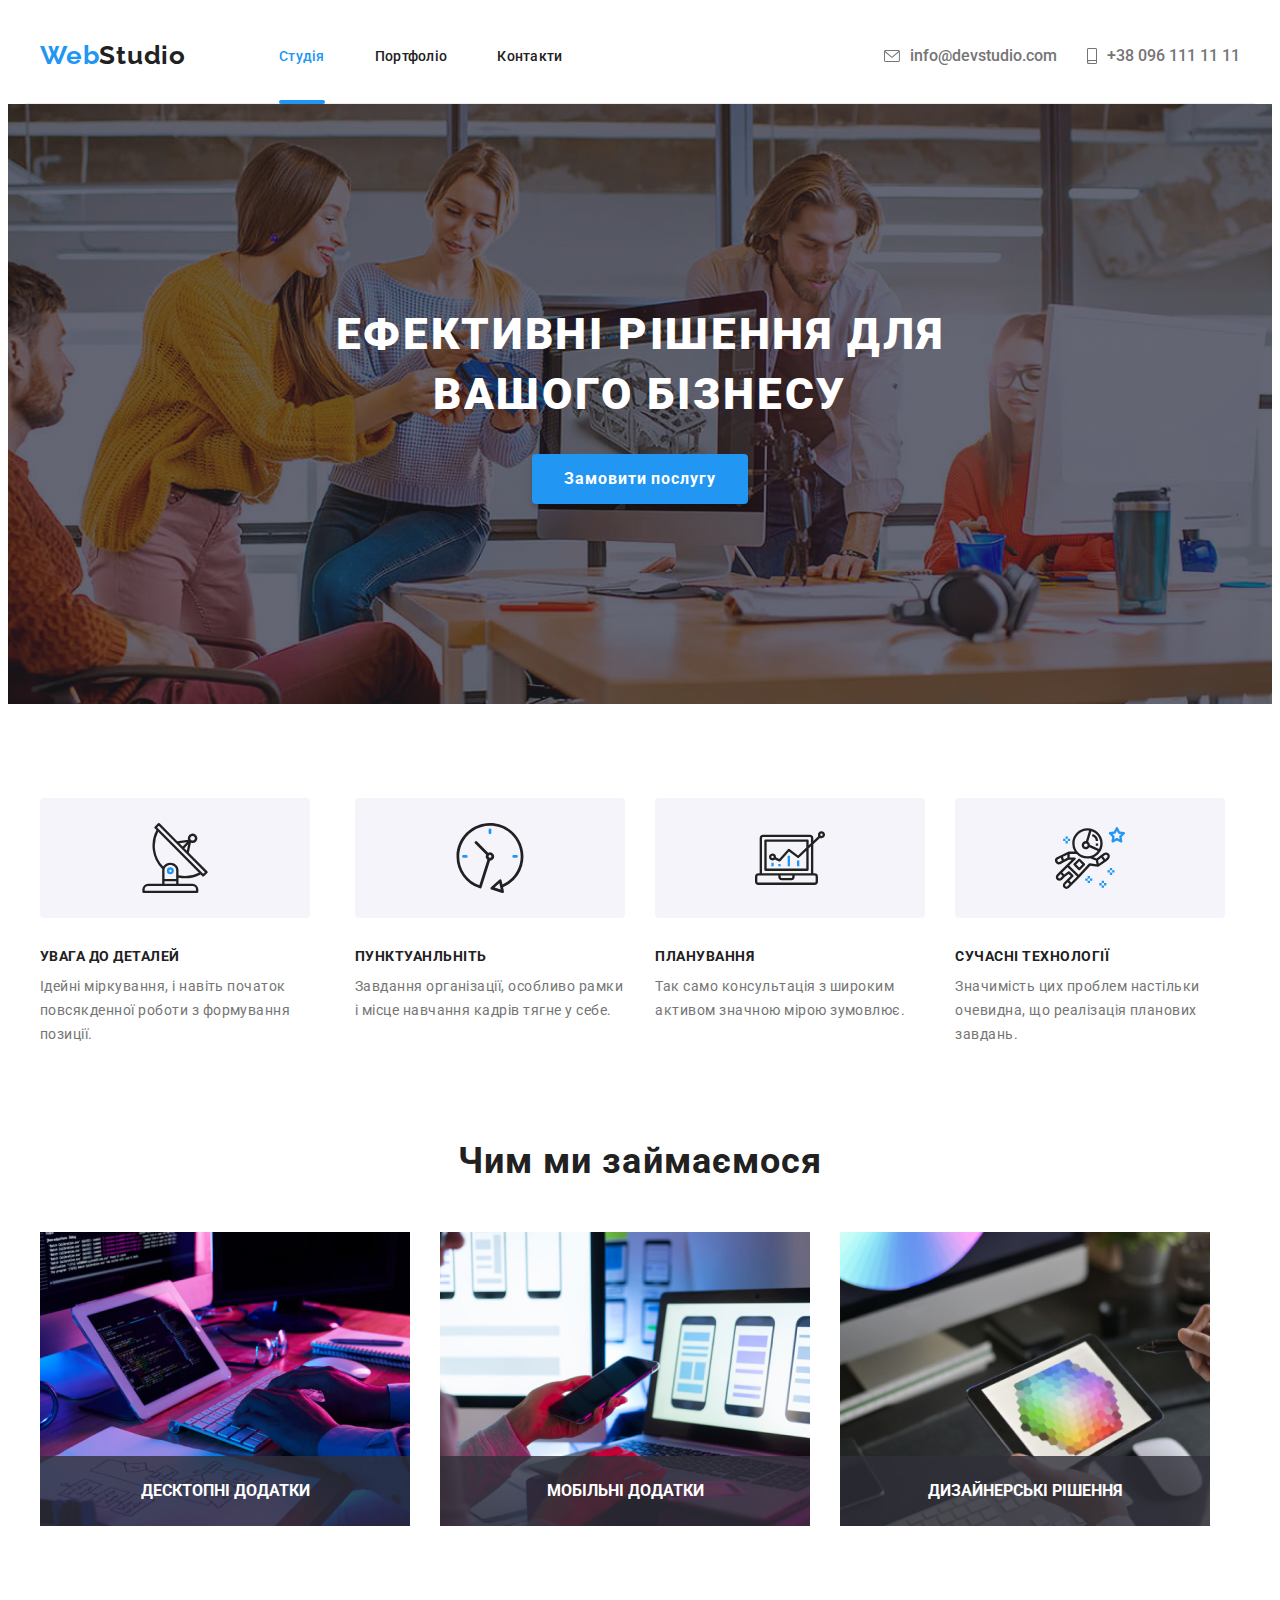
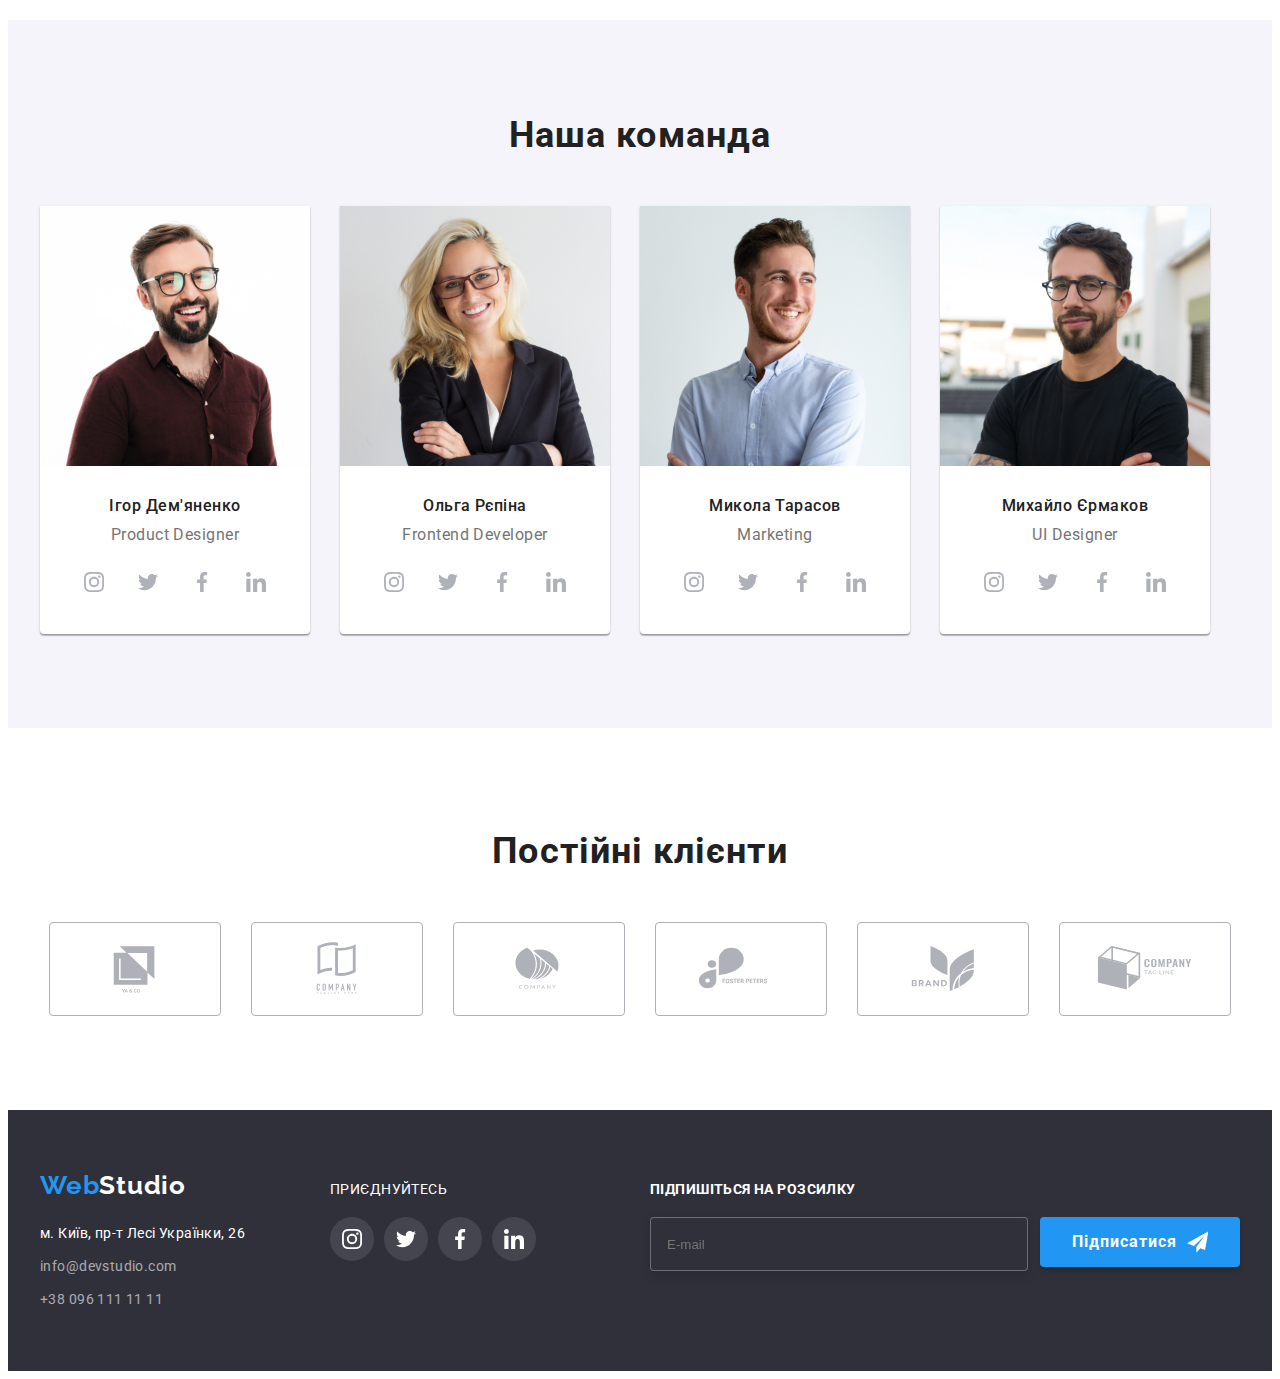
<file: index.html>
<!DOCTYPE html>
<html lang="uk">
  <head>
    <meta charset="UTF-8" />
    <meta http-equiv="X-UA-Compatible" content="IE=edge" />
    <meta name="viewport" content="width=device-width, initial-scale=1.0" />
    <title>Студія</title>
    <!-- Fonts -->
    <link rel="preconnect" href="https://fonts.googleapis.com" />
    <link rel="preconnect" href="https://fonts.gstatic.com" crossorigin />
    <link
      href="https://fonts.googleapis.com/css2?family=Raleway:wght@700&family=Roboto:wght@400;500;700;900&display=swap"
      rel="stylesheet"
    />
    <!-- Styles -->
    <!-- Нормалізація -->
    <link
      rel="stylesheet"
      href="https://cdnjs.cloudflare.com/ajax/libs/modern-normalize/1.1.0/modern-normalize.min.css"
      integrity="sha512-wpPYUAdjBVSE4KJnH1VR1HeZfpl1ub8YT/NKx4PuQ5NmX2tKuGu6U/JRp5y+Y8XG2tV+wKQpNHVUX03MfMFn9Q=="
      crossorigin="anonymous"
      referrerpolicy="no-referrer"
    />
    <!-- Мої стилі  -->
    <link rel="stylesheet" href="./css/main.min.css" />
  </head>
  <body class="page">
    <header class="header">
      <div class="header__container container">
        <a class="logo__link--header logo__link link" href="./index.html" lang="en">
          <span class="logo__link--header-web">Web</span>Studio</a
        >
        <nav class="nav">
          <ul class="nav__list list">
            <li class="nav__item">
              <a class="nav__link--active link" href="./index.html">Студія</a>
            </li>
            <li class="nav__item">
              <a class="nav__link link" href="./portfolio.html">Портфоліо</a>
            </li>
            <li class="nav__item">
              <a class="nav__link link" href="#">Контакти</a>
            </li>
          </ul>
        </nav>
        <div class="header__countacts">
          <ul class="header__list list">
            <li class="header__item">
              <div class="header__container-conts">
                <a
                  class="header__conts link"
                  href="mailto:info@devstudio.com"
                  rel="noopener noreferrer"
                  target="_blank"
                >
                  <svg class="header__icon" width="16" height="12">
                    <use href="./icons/icons.svg#envelope"></use>
                  </svg>
                  info@devstudio.com
                </a></div
              >
            </li>
            <li class="header__item">
              <div class="header__container-conts">
                <a
                  class="header__conts link"
                  href="tel:+380961111111"
                  rel="noopener noreferrer"
                  target="_blank"
                >
                  <svg class="header__icon" width="10" height="16">
                    <use href="./icons/icons.svg#smartphone"></use>
                  </svg>
                  +38 096 111 11 11
                </a>
              </div>
            </li>
          </ul>
        </div>
      </div>
    </header>
    <main>
      <!--Hero-->
      <section class="hero">
        <h1 class="hero__title">Ефективні рішення для вашого бізнесу</h1>
        <button class="hero__btn btn" type="button" data-modal-open>Замовити послугу</button>
        <div class="backdrop backdrop--hidden" data-modal>
          <div class="modal">
            <strong class="modal__title">Залиште свої дані, ми вам передзвонимо</strong>
            <form class="modal__form">
              <div class="inputs" role="group">
                <label class="modal__label">
                  <span class="modal__form--name">Ім'я</span>
                  <input name="user-name" class="modal__input" type="text" placeholder="" />
                  <svg class="modal__icon" width="18" height="18">
                    <use href="./icons/icons.svg#person"></use>
                  </svg>
                </label>
                <label class="modal__label">
                  <span class="modal__label--name">Телефон</span>
                  <input name="user-tel" class="modal__input" type="tel" />
                  <svg class="modal__icon" width="18" height="18">
                    <use href="./icons/icons.svg#phone"></use>
                  </svg>
                </label>
                <label class="modal__label">
                  <span class="modal__label--name">Пошта</span>
                  <input name="user-email" class="modal__input" type="email" />
                  <svg class="modal__icon" width="18" height="18">
                    <use href="./icons/icons.svg#email"></use>
                  </svg>
                </label>
                <label class="modal__label">
                  <span class="modal__label--name">Коментар</span>
                  <textarea
                    class="modal__comment"
                    name="comment"
                    rows="10"
                    placeholder="Введіть текст"
                  ></textarea>
                </label>
              </div>
              <label class="modal__checkbox">
                <input class="modal__checkbox--input" type="checkbox" name="checkbox" />
                <svg class="modal__checkbox--icon" width="16" height="16">
                  <use
                    class="modal__form--icon-uncheck"
                    href="./icons/icons.svg#icon-uncheck"
                  ></use>
                  <use class="modal__form--icon-check" href="./icons/icons.svg#icon-check"></use>
                </svg>

                <span class="modal__checkbox-text">
                  Погоджуюся з розсилкою та приймаю <a href="" class="span-link">Умови договору</a>
                </span>
              </label>

              <button class="form__send-btn btn" type="submit">Відправити </button>
            </form>
            <button class="close__btn" data-modal-close>
              <svg class="close__icon" width="18" height="18">
                <use href="./icons/icons.svg#close"></use>
              </svg>
            </button>
          </div>
        </div>
      </section>
      <!-- Specials -->
      <section class="features section">
        <div class="features__container container">
          <h2 class="features__title visually-hidden">Особливості</h2>
          <ul class="features__list">
            <li class="features__item">
              <div class="features__svg">
                <svg class="features__icon" width="70" height="70">
                  <use href="./icons/icons.svg#antenna"></use></svg
              ></div>
              <h3 class="features__subtitle">Увага до деталей</h3>
              <p class="features__text"
                >Ідейні міркування, і навіть початок повсякденної роботи з формування позиції.</p
              >
            </li>
            <li class="features__item">
              <div class="features__svg">
                <svg class="features__icon" width="70" height="70">
                  <use href="./icons/icons.svg#clock"></use></svg
              ></div>
              <h3 class="features__subtitle">Пунктуанльніть</h3>
              <p class="features__text"
                >Завдання організації, особливо рамки і місце навчання кадрів тягне у себе.</p
              >
            </li>
            <li class="features__item">
              <div class="features__svg">
                <svg class="features__icon" width="70" height="70">
                  <use href="./icons/icons.svg#diagram"></use></svg
              ></div>
              <h3 class="features__subtitle">Планування</h3>
              <p class="features__text"
                >Так само консультація з широким активом значною мірою зумовлює.</p
              >
            </li>
            <li class="features__item">
              <div class="features__svg">
                <svg class="features__icon" width="70" height="70">
                  <use href="./icons/icons.svg#astronaut"></use></svg
              ></div>
              <h3 class="features__subtitle">Сучасні технології</h3>
              <p class="features__text"
                >Значимість цих проблем настільки очевидна, що реалізація планових завдань.</p
              >
            </li>
          </ul>
        </div>
      </section>
      <!-- Чим займаємось -->
      <section class="work section">
        <div class="work__container container">
          <h2 class="work__title">Чим ми займаємося</h2>
          <ul class="work__list">
            <li>
              <div class="work__card--container">
                <img
                  class="work__img"
                  src="./images/fobs/img.png"
                  alt="Працівник набирає текст на клавіатурі"
                  height="294"
                  width="370"
                />
                <p class="work__card--text">Десктопні додатки</p>
              </div>
            </li>
            <li>
              <div class="work__card--container">
                <img
                  class="work__img"
                  src="./images/fobs/img-1.png"
                  alt="Працівник звіряє інформацію з телефону та ноутбуку "
                  height="294"
                  width="370"
                /><p class="work__card--text">Мобільні додатки</p></div
              >
            </li>
            <li>
              <div class="work__card--container">
                <img
                  class="work__img"
                  src="./images/fobs/img-2.png"
                  alt="Працівник вибирає колір на палітрі кольорів"
                  height="294"
                  width="370"
                /><p class="work__card--text">Дизайнерські рішення</p></div
              >
            </li>
          </ul>
        </div>
      </section>
      <!-- Команда -->
      <section class="team section">
        <div class="team__container container">
          <h2 class="team__title">Наша команда</h2>
          <ul class="team__list">
            <li class="team__item">
              <img
                class="team__img"
                src="./images/team/ihor.jpg"
                alt="Працівник компанії - Ігор, веселий чоловік з бородою в окулярах"
                height="260"
                width="270"
              />
              <div class="team__descp">
                <h3 class="team__subtitle">Ігор Дем'яненко</h3>
                <p class="team__text">Product Designer</p>
                <ul class="team__socials">
                  <li>
                    <a
                      href="#"
                      rel="noopener noreferrer"
                      target="_blank"
                      class="sotials__link link"
                    >
                      <svg class="team__icon" width="20" height="20">
                        <use href="./icons/icons.svg#instagram"></use>
                      </svg>
                    </a>
                  </li>

                  <li
                    ><a
                      href="#"
                      rel="noopener noreferrer"
                      target="_blank"
                      aria-label="twitter"
                      class="sotials__link link"
                    >
                      <svg class="team__icon" width="20" height="20">
                        <use href="./icons/icons.svg#twitter"></use></svg
                    ></a>
                  </li>
                  <li
                    ><a
                      href="#"
                      rel="noopener noreferrer"
                      target="_blank"
                      aria-label="facebook"
                      class="sotials__link link"
                    >
                      <svg class="team__icon" width="20" height="20">
                        <use href="./icons/icons.svg#facebook"></use></svg
                    ></a>
                  </li>
                  <li
                    ><a
                      href="#"
                      rel="noopener noreferrer"
                      target="_blank"
                      aria-label="linkedin"
                      class="sotials__link link"
                    >
                      <svg class="team__icon" width="20" height="20">
                        <use href="./icons/icons.svg#linkedin"></use></svg
                    ></a>
                  </li>
                </ul>
              </div>
            </li>
            <li class="team__item">
              <img
                class="team__img"
                src="./images/team/olha.jpg"
                alt="Працівниця компанії Ольга, усміхнена блондинка у очулярах , одягнена у піджак "
                height="260"
                width="270"
              />
              <div class="team__descp">
                <h3 class="team__subtitle">Ольга Рєпіна</h3>
                <p class="team__text">Frontend Developer</p>
                <ul class="team__socials">
                  <li>
                    <a
                      href="#"
                      rel="noopener noreferrer"
                      target="_blank"
                      class="sotials__link link"
                    >
                      <svg class="team__icon" width="20" height="20">
                        <use href="./icons/icons.svg#instagram"></use>
                      </svg>
                    </a>
                  </li>

                  <li
                    ><a
                      href="#"
                      rel="noopener noreferrer"
                      target="_blank"
                      aria-label="twitter"
                      class="sotials__link link"
                    >
                      <svg class="team__icon" width="20" height="20">
                        <use href="./icons/icons.svg#twitter"></use></svg
                    ></a>
                  </li>
                  <li
                    ><a
                      href="#"
                      rel="noopener noreferrer"
                      target="_blank"
                      aria-label="facebook"
                      class="sotials__link link"
                    >
                      <svg class="team__icon" width="20" height="20">
                        <use href="./icons/icons.svg#facebook"></use></svg
                    ></a>
                  </li>
                  <li
                    ><a
                      href="#"
                      rel="noopener noreferrer"
                      target="_blank"
                      aria-label="linkedin"
                      class="sotials__link link"
                    >
                      <svg class="team__icon" width="20" height="20">
                        <use href="./icons/icons.svg#linkedin"></use></svg
                    ></a>
                  </li>
                </ul>
              </div>
            </li>
            <li class="team__item">
              <img
                class="team__img"
                src="./images/team/mukola.jpg"
                alt="Працівник компанії - Микола, молодий доброзичливий чоловік у синій сорочці"
                height="260"
                width="270"
              />
              <div class="team__descp">
                <h3 class="team__subtitle">Микола Тарасов</h3>
                <p class="team__text">Marketing</p>
                <ul class="team__socials">
                  <li>
                    <a
                      href="#"
                      rel="noopener noreferrer"
                      target="_blank"
                      class="sotials__link link"
                    >
                      <svg class="team__icon" width="20" height="20">
                        <use href="./icons/icons.svg#instagram"></use>
                      </svg>
                    </a>
                  </li>

                  <li
                    ><a
                      href="#"
                      rel="noopener noreferrer"
                      target="_blank"
                      aria-label="twitter"
                      class="sotials__link link"
                    >
                      <svg class="team__icon" width="20" height="20">
                        <use href="./icons/icons.svg#twitter"></use></svg
                    ></a>
                  </li>
                  <li
                    ><a
                      href="#"
                      rel="noopener noreferrer"
                      target="_blank"
                      aria-label="facebook"
                      class="sotials__link link"
                    >
                      <svg class="team__icon" width="20" height="20">
                        <use href="./icons/icons.svg#facebook"></use></svg
                    ></a>
                  </li>
                  <li
                    ><a
                      href="#"
                      rel="noopener noreferrer"
                      target="_blank"
                      aria-label="linkedin"
                      class="sotials__link link"
                    >
                      <svg class="team__icon" width="20" height="20">
                        <use href="./icons/icons.svg#linkedin"></use></svg
                    ></a>
                  </li>
                </ul>
              </div>
            </li>
            <li class="team__item">
              <img
                class="img"
                src="./images/team/mukhailo.jpg"
                alt="Працівник компанії - Михайло , одягнутий в чорну футболку на окуляри "
                height="260"
                width="270"
              />
              <div class="team__descp">
                <h3 class="team__subtitle">Михайло Єрмаков</h3>
                <p class="team__text">UI Designer</p>
                <ul class="team__socials">
                  <li>
                    <a
                      href="#"
                      rel="noopener noreferrer"
                      target="_blank"
                      class="sotials__link link"
                    >
                      <svg class="team__icon" width="20" height="20">
                        <use href="./icons/icons.svg#instagram"></use>
                      </svg>
                    </a>
                  </li>

                  <li
                    ><a
                      href="#"
                      rel="noopener noreferrer"
                      target="_blank"
                      aria-label="twitter"
                      class="sotials__link link"
                    >
                      <svg class="team__icon" width="20" height="20">
                        <use href="./icons/icons.svg#twitter"></use></svg
                    ></a>
                  </li>
                  <li
                    ><a
                      href="#"
                      rel="noopener noreferrer"
                      target="_blank"
                      aria-label="facebook"
                      class="sotials__link link"
                    >
                      <svg class="team__icon" width="20" height="20">
                        <use href="./icons/icons.svg#facebook"></use></svg
                    ></a>
                  </li>
                  <li
                    ><a
                      href="#"
                      rel="noopener noreferrer"
                      target="_blank"
                      aria-label="linkedin"
                      class="sotials__link link"
                    >
                      <svg class="team__icon" width="20" height="20">
                        <use href="./icons/icons.svg#linkedin"></use></svg
                    ></a>
                  </li>
                </ul>
              </div>
            </li>
          </ul>
        </div>
      </section>
      <section class="clients section">
        <h2 class="clietns__title">Постійні клієнти</h2>
        <ul class="clients__list">
          <li class="clients__item">
            <div class="cliens__container">
              <a href="#" class="clients__link" rel="noopener noreferrer" target="_blank">
                <svg class="clients__icon" width="106" height="60">
                  <use href="./icons/icons.svg#logo"></use>
                </svg> </a
            ></div>
          </li>
          <li class="clients__item">
            <div class="cliens__container">
              <a href="#" class="clients__link" rel="noopener noreferrer" target="_blank">
                <svg class="clients-icon" width="106" height="60">
                  <use href="./icons/icons.svg#logo-1"></use>
                </svg> </a></div
          ></li>
          <li class="clients__item">
            <div class="cliens__container">
              <a href="#" class="clients__link" rel="noopener noreferrer" target="_blank">
                <svg class="clients__icon" width="106" height="60">
                  <use href="./icons/icons.svg#logo-2"></use>
                </svg> </a></div
          ></li>
          <li class="clients__item">
            <div class="cliens__container">
              <a href="#" class="clients__link" rel="noopener noreferrer" target="_blank">
                <svg class="clients__icon" width="106" height="60">
                  <use href="./icons/icons.svg#logo-3"></use>
                </svg> </a></div
          ></li>
          <li class="clients__item">
            <div class="cliens__container">
              <a href="#" class="clients__link" rel="noopener noreferrer" target="_blank">
                <svg class="clients__icon" width="106" height="60">
                  <use href="./icons/icons.svg#logo-4"></use>
                </svg> </a></div
          ></li>
          <li class="clients__item">
            <div class="cliens__container">
              <a href="#" class="clients__link" rel="noopener noreferrer" target="_blank">
                <svg class="clients__icon" width="106" height="60">
                  <use href="./icons/icons.svg#logo-5"></use>
                </svg> </a></div
          ></li>
        </ul>
      </section>
    </main>
    <footer class="footer">
      <div class="footer__container container">
        <div class="footer__first">
          <a class="logo__link--footer logo__link link" href="./index.html" lang="en">
            <span class="logo__link--footer-web">Web</span>Studio</a
          >
          <address class="footer__adress">
            <ul class="footer__adress--list">
              <li class="footer__adress--item">
                <a
                  class="footer__adress--map"
                  href="https://goo.gl/maps/cLGHzwwjrCpjriFd6"
                  rel="noopener noreferrer"
                  target="_blank"
                >
                  м. Київ, пр-т Лесі Українки, 26
                </a>
              </li>
              <li class="footer__adress--item">
                <a
                  class="footer__adress--link"
                  href="mailto:info@devstudio.com"
                  rel="noopener noreferrer"
                  target="_blank"
                  >info@devstudio.com</a
                >
              </li>
              <li class="footer__adress--item">
                <a
                  class="footer__adress--link"
                  href="tel:+380961111111"
                  rel="noopener noreferrer"
                  target="_blank"
                  >+38 096 111 11 11</a
                >
              </li>
            </ul>
          </address>
        </div>
        <div class="footer__sec">
          <p class="footer__sec--text">приєднуйтесь</p>
          <ul class="footer__sec--sotials">
            <li>
              <a href="#" rel="noopener noreferrer" target="_blank" class="footer__sec--link link">
                <svg class="footer__sec--icon" width="20" height="20">
                  <use href="./icons/icons.svg#instagram"></use>
                </svg>
              </a>
            </li>
            <li>
              <a
                href="#"
                rel="noopener noreferrer"
                target="_blank"
                aria-label="twitter"
                class="footer__sec--link sotials__link link"
              >
                <svg class="sf-icon" width="20" height="20">
                  <use href="./icons/icons.svg#twitter"></use>
                </svg>
              </a>
            </li>
            <li>
              <a
                href="#"
                rel="noopener noreferrer"
                target="_blank"
                aria-label="facebook"
                class="footer__sec--link sotials__link link"
              >
                <svg class="sf-icon" width="20" height="20">
                  <use href="./icons/icons.svg#facebook"></use>
                </svg>
              </a>
            </li>
            <li>
              <a
                href="#"
                rel="noopener noreferrer"
                target="_blank"
                aria-label="linkedin"
                class="footer__sec--link sotials__link link"
              >
                <svg class="footer__sf-icon" width="20" height="20">
                  <use href="./icons/icons.svg#linkedin"></use>
                </svg>
              </a>
            </li>
          </ul>
        </div>
        <div class="footer__third">
          <form class="footer__mail">
            <label class="footer__label">
              <strong class="footer__text">Підпишіться на розсилку</strong>
              <div class="footer__label-container">
                <input
                  class="footer__mail--input"
                  type="email"
                  name="user-email"
                  placeholder="E-mail"
                />
                <button class="footer__btn btn" type="submit">
                  Підписатися
                  <svg class="footer__mail--icon" width="24" height="24">
                    <use href="./icons/icons.svg#icon-send"></use>
                  </svg>
                </button>
              </div>
            </label>
          </form>
        </div>
      </div>
    </footer>

    <script src="./modal.js"></script>
  </body>
</html>
</file>
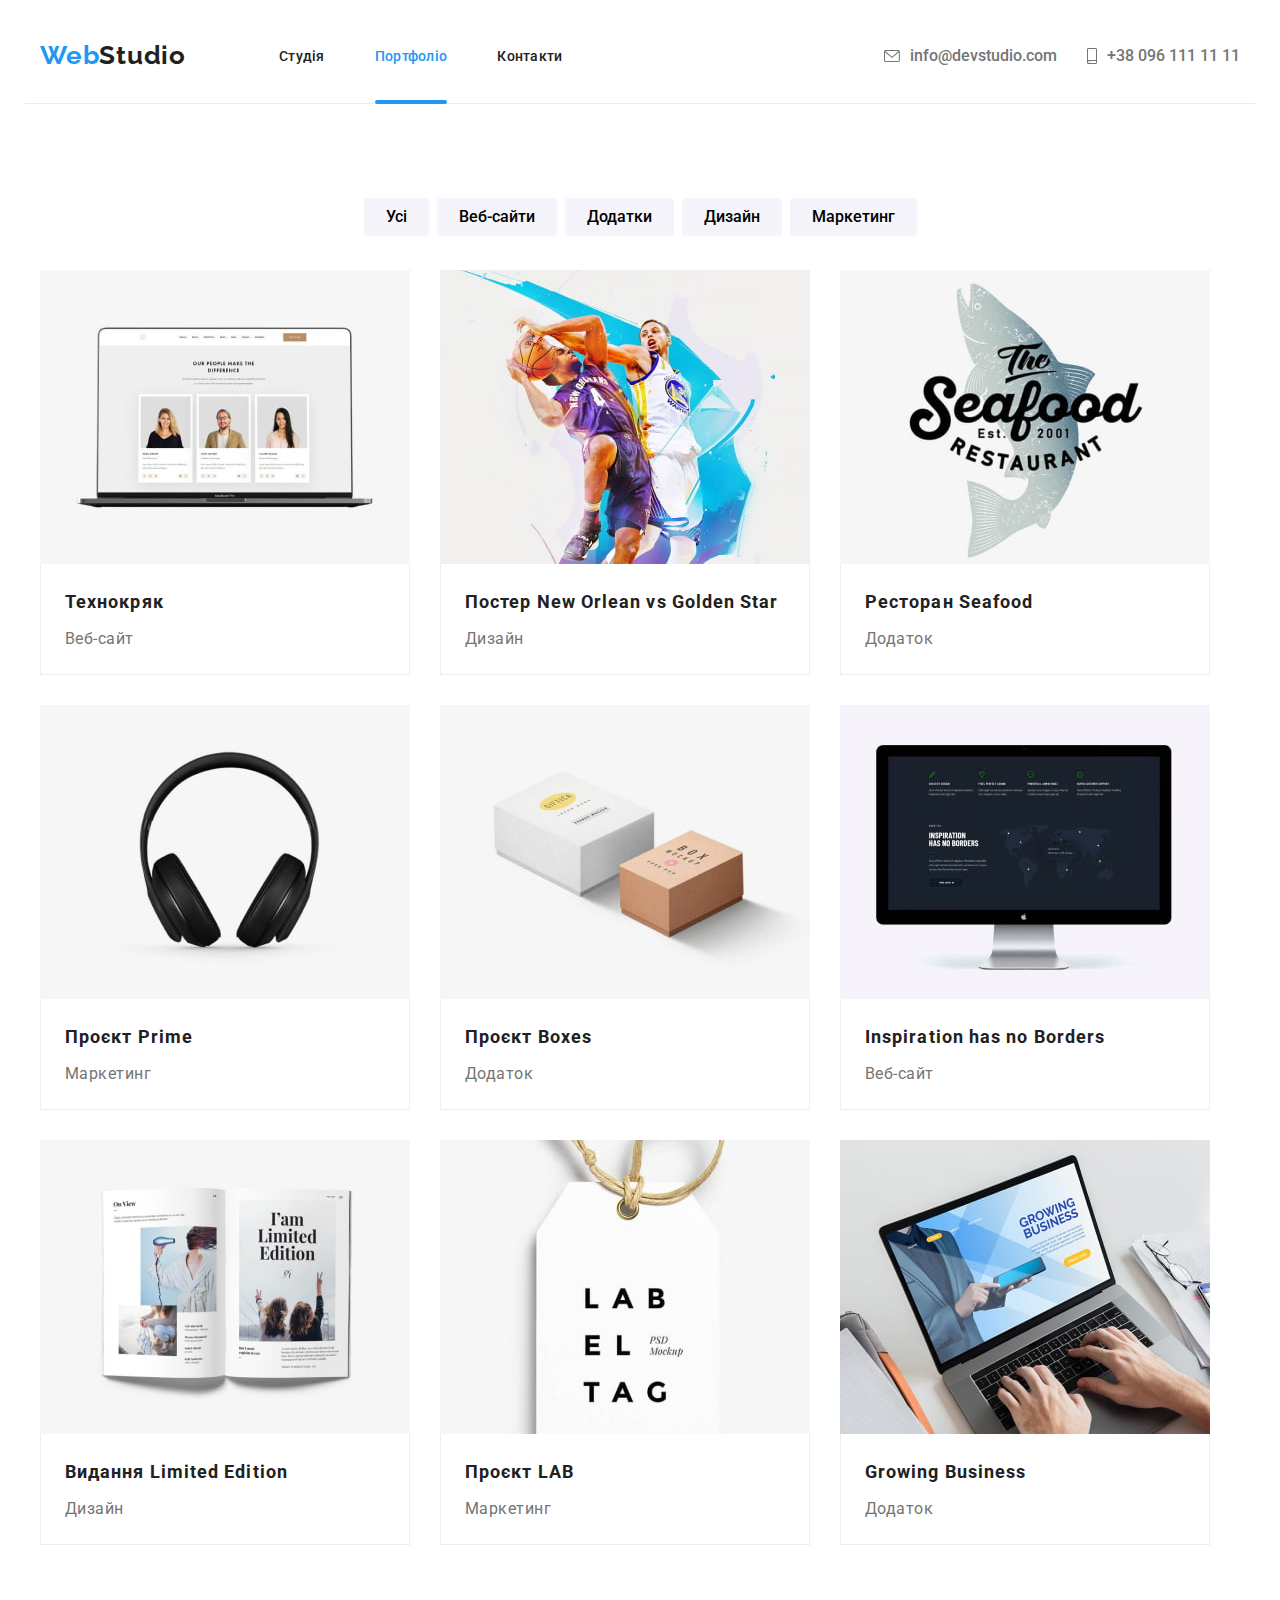
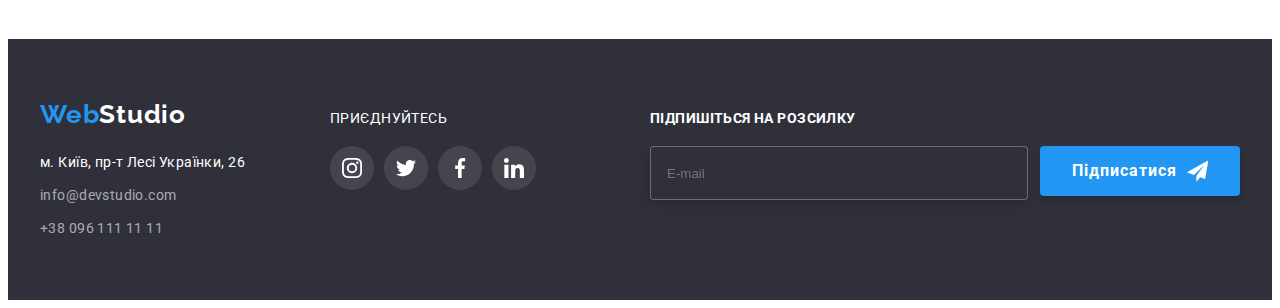
<file: portfolio.html>
<!DOCTYPE html>
<html lang="uk">
  <head>
    <meta charset="UTF-8" />
    <meta http-equiv="X-UA-Compatible" content="IE=edge" />
    <meta name="viewport" content="width=device-width, initial-scale=1.0" />
    <title>Портфоліо</title>
    <!-- Fonds -->
    <link rel="preconnect" href="https://fonts.googleapis.com" />
    <link rel="preconnect" href="https://fonts.gstatic.com" crossorigin />
    <link
      href="https://fonts.googleapis.com/css2?family=Raleway:wght@700&family=Roboto:wght@400;500;700;900&display=swap"
      rel="stylesheet"
    />
    <!-- Styles -->
    <!-- Нормалізація -->
    <link
      rel="stylesheet"
      href="https://cdnjs.cloudflare.com/ajax/libs/modern-normalize/1.1.0/modern-normalize.min.css"
      integrity="sha512-wpPYUAdjBVSE4KJnH1VR1HeZfpl1ub8YT/NKx4PuQ5NmX2tKuGu6U/JRp5y+Y8XG2tV+wKQpNHVUX03MfMFn9Q=="
      crossorigin="anonymous"
      referrerpolicy="no-referrer"
    />
    <!-- Мої стилі  -->
    <link rel="stylesheet" href="./css/main.min.css" />
  </head>
  <body class="page">
    <header class="header">
      <div class="header__container container">
        <a class="logo__link--header logo__link link" href="./index.html" lang="en">
          <span class="logo__link--header-web">Web</span>Studio</a
        >
        <nav class="nav">
          <ul class="nav__list list">
            <li class="nav__item">
              <a class="nav__link link" href="./index.html">Студія</a>
            </li>
            <li class="nav__item">
              <a class="nav__link--active link" href="./portfolio.html">Портфоліо</a>
            </li>
            <li class="nav__item">
              <a class="nav__link link" href="#">Контакти</a>
            </li>
          </ul>
        </nav>
        <div class="header__countacts">
          <ul class="header__list list">
            <li class="header__item">
              <div class="header__container-conts">
                <a
                  class="header__conts link"
                  href="mailto:info@devstudio.com"
                  rel="noopener noreferrer"
                  target="_blank"
                >
                  <svg class="header__icon" width="16" height="12">
                    <use href="./icons/icons.svg#envelope"></use>
                  </svg>
                  info@devstudio.com
                </a></div
              >
            </li>
            <li class="header__item">
              <div class="header__container-conts">
                <a
                  class="header__conts link"
                  href="tel:+380961111111"
                  rel="noopener noreferrer"
                  target="_blank"
                >
                  <svg class="header__icon" width="10" height="16">
                    <use href="./icons/icons.svg#smartphone"></use>
                  </svg>
                  +38 096 111 11 11
                </a>
              </div>
            </li>
          </ul>
        </div>
      </div>
    </header>
    <main>
      <section class="portf section">
        <h1 class="portf__title visually-hidden"> Портфоліо </h1>
        <div class="portf__container container">
          <ul class="portf__list">
            <li><button class="portf__button" type="button">Усі</button></li>
            <li><button class="portf__button" type="button">Веб-сайти</button></li>
            <li><button class="portf__button" type="button">Додатки</button></li>
            <li><button class="portf__button" type="button">Дизайн</button></li>
            <li><button class="portf__button" type="button">Маркетинг</button></li>
          </ul>
          <ul class="portf__gallary">
            <li class="portf__card">
              <a class="portf__link" href="#" rel="noopener noreferrer">
                <div class="portf__img-container"
                  ><img
                    src="./images/portfolio/img-1.jpg"
                    alt="Включений ноутбук з фотографіями людей"
                    width="370"
                    height="294"
                    class="portf__img"
                  />
                  <div class="portf__card-overlay">
                    <p class="portf__img--desc">
                      Ресурс пропонує комплексні пропозиції з різним рівнем функціоналу та сервісів.
                      Все це дозволить відвідувачу отримати вичерпні відомості про компанію чи
                      приватну особу.
                    </p>
                  </div>
                </div>
                <div class="portf__card--container">
                  <h2 class="portf__subtitle">Технокряк</h2>
                  <p class="portf__text">Веб-сайт</p></div
                >
              </a>
            </li>
            <li class="portf__card">
              <a class="portf__link" href="#" rel="noopener noreferrer">
                <div class="portf__img-container">
                  <img
                    src="./images/portfolio/img-2.jpg"
                    alt="Двоє баскетболістів борються за м'яч"
                    width="370"
                    height="294"
                  />
                  <div class="portf__card-overlay">
                    <p class="portf__img--desc"
                      >Lorem ipsum dolor sit amet consectetur adipisicing elit. Sint impedit nemo
                      reiciendis quaerat enim minus veritatis voluptatibus, iusto error doloremque
                      quos perferendis totam maiores est fugit architecto amet provident
                      asperiores.</p
                    ></div
                  >
                </div>
                <div class="portf__card--container">
                  <h2 class="portf__subtitle">Постер New Orlean vs Golden Star</h2>
                  <p class="portf__text">Дизайн</p></div
                >
              </a>
            </li>
            <li class="portf__card">
              <a class="portf__link" href="#" rel="noopener noreferrer">
                <div class="portf__img-container">
                  <img
                    src="./images/portfolio/img-3.jpg"
                    alt="Логотип у виді риби ресторану
                Seafood"
                    width="370"
                    height="294"
                  />
                  <div class="portf__card-overlay">
                    <p class="portf__img--desc"
                      >Lorem ipsum dolor sit amet consectetur adipisicing elit. Sint impedit nemo
                      reiciendis quaerat enim minus veritatis voluptatibus, iusto error doloremque
                      quos perferendis totam maiores est fugit architecto amet provident
                      asperiores.</p
                    ></div
                  >
                </div>
                <div class="portf__card--container">
                  <h2 class="portf__subtitle">Ресторан Seafood</h2>
                  <p class="portf__text">Додаток</p></div
                >
              </a>
            </li>
            <li class="portf__card">
              <a class="portf__link" href="#" rel="noopener noreferrer">
                <div class="portf__img-container">
                  <img
                    src="./images/portfolio/img-4.jpg"
                    alt="Навушники до комп'ютера "
                    width="370"
                    height="294"
                  />
                  <div class="portf__card-overlay">
                    <p class="portf__img--desc"
                      >Lorem ipsum dolor sit amet consectetur adipisicing elit. Sint impedit nemo
                      reiciendis quaerat enim minus veritatis voluptatibus, iusto error doloremque
                      quos perferendis totam maiores est fugit architecto amet provident
                      asperiores.</p
                    ></div
                  >
                </div>
                <div class="portf__card--container">
                  <h2 class="portf__subtitle">Проєкт Prime</h2>
                  <p class="portf__text">Маркетинг</p></div
                >
              </a>
            </li>
            <li class="portf__card">
              <a class="portf__link" href="#" rel="noopener noreferrer">
                <div class="portf__img-container">
                  <img
                    src="./images/portfolio/img-5.jpg"
                    alt="Філа і коричнева коробки"
                    width="370"
                    height="294"
                  />
                  <div class="portf__card-overlay">
                    <p class="portf__img--desc"
                      >Lorem ipsum dolor sit amet consectetur adipisicing elit. Sint impedit nemo
                      reiciendis quaerat enim minus veritatis voluptatibus, iusto error doloremque
                      quos perferendis totam maiores est fugit architecto amet provident
                      asperiores.</p
                    ></div
                  >
                </div>
                <div class="portf__card--container">
                  <h2 class="portf__subtitle">Проєкт Boxes</h2>
                  <p class="portf__text">Додаток</p></div
                >
              </a>
            </li>
            <li class="portf__card">
              <a class="portf__link" href="#" rel="noopener noreferrer">
                <div class="portf__img-container">
                  <img
                    src="./images/portfolio/img-6.jpg"
                    alt="Включений монітор комп'ютера з відкритим сайтом "
                    width="370"
                    height="294"
                  />
                  <div class="portf__card-overlay">
                    <p class="portf__img--desc"
                      >Lorem ipsum dolor sit amet consectetur adipisicing elit. Sint impedit nemo
                      reiciendis quaerat enim minus veritatis voluptatibus, iusto error doloremque
                      quos perferendis totam maiores est fugit architecto amet provident
                      asperiores.</p
                    ></div
                  >
                </div>
                <div class="portf__card--container">
                  <h2 class="portf__subtitle">Inspiration has no Borders</h2>
                  <p class="portf__text">Веб-сайт</p></div
                >
              </a>
            </li>
            <li class="portf__card">
              <a class="portf__link" href="#" rel="noopener noreferrer">
                <div class="portf__img-container">
                  <img
                    src="./images/portfolio/img-7.jpg"
                    alt="Книжка Limited Edition"
                    width="370"
                    height="294"
                  />
                  <div class="portf__card-overlay">
                    <p class="portf__img--desc"
                      >Lorem ipsum dolor sit amet consectetur adipisicing elit. Sint impedit nemo
                      reiciendis quaerat enim minus veritatis voluptatibus, iusto error doloremque
                      quos perferendis totam maiores est fugit architecto amet provident
                      asperiores.</p
                    ></div
                  >
                </div>
                <div class="portf__card--container">
                  <h2 class="portf__subtitle">Видання Limited Edition</h2>
                  <p class="portf__text">Дизайн</p></div
                >
              </a>
            </li>
            <li class="portf__card">
              <a class="portf__link" href="#" rel="noopener noreferrer">
                <div class="portf__img-container">
                  <img
                    src="./images/portfolio/img-8.jpg"
                    alt="Вивіска LAB EL TAG"
                    width="370"
                    height="294"
                  />
                  <div class="portf__card-overlay">
                    <p class="portf__img--desc"
                      >Lorem ipsum dolor sit amet consectetur adipisicing elit. Sint impedit nemo
                      reiciendis quaerat enim minus veritatis voluptatibus, iusto error doloremque
                      quos perferendis totam maiores est fugit architecto amet provident
                      asperiores.</p
                    ></div
                  >
                </div>
                <div class="portf__card--container">
                  <h2 class="portf__subtitle">Проєкт LAB</h2>
                  <p class="portf__text">Маркетинг</p></div
                >
              </a>
            </li>
            <li class="portf__card">
              <a class="portf__link" href="#" rel="noopener noreferrer">
                <div class="portf__img-container">
                  <img
                    src="./images/portfolio/img-9.jpg"
                    alt=" Людина працює за ноутбуком"
                    width="370"
                    height="294"
                  />
                  <div class="portf__card-overlay">
                    <p class="portf__img--desc"
                      >Lorem ipsum dolor sit amet consectetur adipisicing elit. Sint impedit nemo
                      reiciendis quaerat enim minus veritatis voluptatibus, iusto error doloremque
                      quos perferendis totam maiores est fugit architecto amet provident
                      asperiores.</p
                    ></div
                  >
                </div>
                <div class="portf__card--container">
                  <h2 class="portf__subtitle">Growing Business</h2>
                  <p class="portf__text">Додаток</p></div
                >
              </a>
            </li>
          </ul>
        </div>
      </section>
    </main>
    <footer class="footer">
      <div class="footer__container container">
        <div class="footer__first">
          <a class="logo__link--footer logo__link link" href="./index.html" lang="en">
            <span class="logo__link--footer-web">Web</span>Studio</a
          >
          <address class="footer__adress">
            <ul class="footer__adress--list">
              <li class="footer__adress--item">
                <a
                  class="footer__adress--map"
                  href="https://goo.gl/maps/cLGHzwwjrCpjriFd6"
                  rel="noopener noreferrer"
                  target="_blank"
                >
                  м. Київ, пр-т Лесі Українки, 26
                </a>
              </li>
              <li class="footer__adress--item">
                <a
                  class="footer__adress--link"
                  href="mailto:info@devstudio.com"
                  rel="noopener noreferrer"
                  target="_blank"
                  >info@devstudio.com</a
                >
              </li>
              <li class="footer__adress--item">
                <a
                  class="footer__adress--link"
                  href="tel:+380961111111"
                  rel="noopener noreferrer"
                  target="_blank"
                  >+38 096 111 11 11</a
                >
              </li>
            </ul>
          </address>
        </div>
        <div class="footer__sec">
          <p class="footer__sec--text">приєднуйтесь</p>
          <ul class="footer__sec--sotials">
            <li>
              <a href="#" rel="noopener noreferrer" target="_blank" class="footer__sec--link link">
                <svg class="footer__sec--icon" width="20" height="20">
                  <use href="./icons/icons.svg#instagram"></use>
                </svg>
              </a>
            </li>
            <li>
              <a
                href="#"
                rel="noopener noreferrer"
                target="_blank"
                aria-label="twitter"
                class="footer__sec--link sotials__link link"
              >
                <svg class="sf-icon" width="20" height="20">
                  <use href="./icons/icons.svg#twitter"></use>
                </svg>
              </a>
            </li>
            <li>
              <a
                href="#"
                rel="noopener noreferrer"
                target="_blank"
                aria-label="facebook"
                class="footer__sec--link sotials__link link"
              >
                <svg class="sf-icon" width="20" height="20">
                  <use href="./icons/icons.svg#facebook"></use>
                </svg>
              </a>
            </li>
            <li>
              <a
                href="#"
                rel="noopener noreferrer"
                target="_blank"
                aria-label="linkedin"
                class="footer__sec--link sotials__link link"
              >
                <svg class="footer__sf-icon" width="20" height="20">
                  <use href="./icons/icons.svg#linkedin"></use>
                </svg>
              </a>
            </li>
          </ul>
        </div>
        <div class="footer__third">
          <form class="footer__mail">
            <label class="footer__label">
              <strong class="footer__text">Підпишіться на розсилку</strong>
              <div class="footer__label-container">
                <input
                  class="footer__mail--input"
                  type="email"
                  name="user-email"
                  placeholder="E-mail"
                />
                <button class="footer__btn btn" type="submit">
                  Підписатися
                  <svg class="footer__mail--icon" width="24" height="24">
                    <use href="./icons/icons.svg#icon-send"></use>
                  </svg>
                </button>
              </div>
            </label>
          </form>
        </div>
      </div>
    </footer>
  </body>
</html>
</file>
<file: css/main.min.css>
.page{font-family:Roboto,sans-serif}.page{background:#fff;color:#212121}a{color:currentColor;text-decoration:none}ul{list-style:none;margin:0;padding:0}li{list-style:none}img{display:block;max-width:100%}h1,h2,h3,h4,h5,h6,ul,p{margin:0}textarea{resize:none}.visually-hidden{position:absolute;white-space:nowrap;width:1px;height:1px;overflow:hidden;border:0;padding:0;clip:rect(0 0 0 0);-webkit-clip-path:inset(50%);clip-path:inset(50%);margin:-1px}.section{padding:94px 0}.container{width:1200px;padding-left:15px;padding-right:15px;margin:0 auto}.btn{display:block;margin:0 auto;cursor:pointer;font-family:inherit;font-weight:700;font-size:16px;line-height:1.875;letter-spacing:.06em;background:#2196f3;color:#fff;-webkit-box-shadow:0px 4px 4px rgba(0,0,0,.15);box-shadow:0px 4px 4px rgba(0,0,0,.15);border-radius:4px;border:none;padding:10px 32px}.sotials__link{display:-webkit-box;display:-ms-flexbox;display:flex;-webkit-box-align:center;-ms-flex-align:center;align-items:center;-webkit-box-pack:center;-ms-flex-pack:center;justify-content:center;width:44px;height:44px;border-radius:50%;background-color:#fff;fill:#afb1b8;-webkit-transition:background-color 250ms cubic-bezier(0.4, 0, 0.2, 1),fill 250ms cubic-bezier(0.4, 0, 0.2, 1);transition:background-color 250ms cubic-bezier(0.4, 0, 0.2, 1),fill 250ms cubic-bezier(0.4, 0, 0.2, 1)}.sotials__link:hover,.sotials__link:focus{fill:#fff;background-color:#2196f3}.header__container{display:-webkit-box;display:-ms-flexbox;display:flex;padding-top:32px;padding-bottom:32px;-webkit-box-align:center;-ms-flex-align:center;align-items:center;-webkit-box-pack:center;-ms-flex-pack:center;justify-content:center;border-bottom:1px solid #ececec}.header__list{display:-webkit-box;display:-ms-flexbox;display:flex;gap:30px}.header__conts{font-weight:500;display:-webkit-box;display:-ms-flexbox;display:flex;-webkit-box-align:center;-ms-flex-align:center;align-items:center;gap:10px}.header__item{display:-webkit-box;display:-ms-flexbox;display:flex;gap:10px;color:#757575;fill:#757575;-webkit-transition:color 250ms cubic-bezier(0.4, 0, 0.2, 1),fill 250ms cubic-bezier(0.4, 0, 0.2, 1),stroke 250ms cubic-bezier(0.4, 0, 0.2, 1);transition:color 250ms cubic-bezier(0.4, 0, 0.2, 1),fill 250ms cubic-bezier(0.4, 0, 0.2, 1),stroke 250ms cubic-bezier(0.4, 0, 0.2, 1)}.header__item:hover,.header__item:focus{color:#2196f3;fill:#2196f3;stroke:#2196f3}.logo__link{font-family:"Raleway";font-weight:700;font-size:26px;line-height:1.1923076923;letter-spacing:.03em}.logo__link--header{color:#212121;margin-right:93px;display:inline}.logo__link--header-web{color:#2196f3}.logo__link--footer{display:block;color:#fff;margin-bottom:20px}.logo__link--footer-web{color:#2196f3}.nav{margin-right:auto}.nav__link{-webkit-transition:color 250ms cubic-bezier(0.4, 0, 0.2, 1);transition:color 250ms cubic-bezier(0.4, 0, 0.2, 1)}.nav__link--active{position:relative;padding-bottom:40px;color:#2196f3}.nav__link--active::after{content:"";position:absolute;bottom:0;left:0;display:block;width:100%;height:4px;background-color:#2196f3;border-radius:2px}.nav__link:hover,.nav__link:focus{color:#2196f3}.nav__list{font-weight:500;font-size:14px;line-height:1.1428571429;letter-spacing:.02em;display:-webkit-box;display:-ms-flexbox;display:flex;gap:50px}.nav__item{display:block}.hero{display:block;margin:0 auto;background-image:-webkit-gradient(linear, left bottom, left top, from(rgba(47, 48, 58, 0.4)), to(rgba(47, 48, 58, 0.4))),url(../images/hero/backgaroud.jpg);background-image:linear-gradient(0deg, rgba(47, 48, 58, 0.4), rgba(47, 48, 58, 0.4)),url(../images/hero/backgaroud.jpg);background-repeat:no-repeat;background-size:cover;max-width:1600px;background-attachment:scroll;padding-top:200px;padding-bottom:200px;-webkit-box-align:center;-ms-flex-align:center;align-items:center;background-position:center}.hero__title{font-weight:900;font-size:44px;line-height:1.3636363636;text-align:center;letter-spacing:.06em;text-transform:uppercase;color:#fff;margin:0 auto 30px;width:696px}.hero__btn{-webkit-transition:background-color 250ms cubic-bezier(0.4, 0, 0.2, 1),-webkit-box-shadow 250ms cubic-bezier(0.4, 0, 0.2, 1);transition:background-color 250ms cubic-bezier(0.4, 0, 0.2, 1),-webkit-box-shadow 250ms cubic-bezier(0.4, 0, 0.2, 1);transition:background-color 250ms cubic-bezier(0.4, 0, 0.2, 1),box-shadow 250ms cubic-bezier(0.4, 0, 0.2, 1);transition:background-color 250ms cubic-bezier(0.4, 0, 0.2, 1),box-shadow 250ms cubic-bezier(0.4, 0, 0.2, 1),-webkit-box-shadow 250ms cubic-bezier(0.4, 0, 0.2, 1)}.hero__btn:hover,.hero__btn:focus{background-color:#188ce8;-webkit-box-shadow:0px 4px 4px rgba(0,0,0,.15);box-shadow:0px 4px 4px rgba(0,0,0,.15);border-radius:4px}.backdrop{position:fixed;top:0;left:0;width:100%;height:100%;opacity:1;z-index:2;pointer-events:all;background-color:rgba(0,0,0,.2);-webkit-transition:opacity 250ms cubic-bezier(0.4, 0, 0.2, 1),-webkit-box-shadow 250ms cubic-bezier(0.4, 0, 0.2, 1);transition:opacity 250ms cubic-bezier(0.4, 0, 0.2, 1),-webkit-box-shadow 250ms cubic-bezier(0.4, 0, 0.2, 1);transition:opacity 250ms cubic-bezier(0.4, 0, 0.2, 1),box-shadow 250ms cubic-bezier(0.4, 0, 0.2, 1);transition:opacity 250ms cubic-bezier(0.4, 0, 0.2, 1),box-shadow 250ms cubic-bezier(0.4, 0, 0.2, 1),-webkit-box-shadow 250ms cubic-bezier(0.4, 0, 0.2, 1)}.backdrop--hidden{opacity:0;pointer-events:none;visibility:hidden}.modal{position:absolute;padding:40px;min-width:528px;top:50%;left:50%;-webkit-transform:translate(-50%, -50%);transform:translate(-50%, -50%);background:#fff;-webkit-box-shadow:0px 1px 3px rgba(0,0,0,.12),0px 1px 1px rgba(0,0,0,.14),0px 2px 1px rgba(0,0,0,.2);box-shadow:0px 1px 3px rgba(0,0,0,.12),0px 1px 1px rgba(0,0,0,.14),0px 2px 1px rgba(0,0,0,.2);border-radius:4px}.modal__title{font-size:20px;line-height:23px/20px;display:block;font-weight:700;text-align:center;margin-bottom:12px}.modal__label{position:relative;display:block;font-size:12px;line-height:14/12;letter-spacing:.01em;color:#757575;margin-bottom:10px}.modal__label--name{display:inherit;margin-bottom:4px}.modal__comment{display:block;padding:12px 16px;width:100%;height:120px;border-radius:4px;border:1px solid rgba(33,33,33,.2);outline:rgba(0,0,0,0);-webkit-transition:border-color 250ms cubic-bezier(0.4, 0, 0.2, 1);transition:border-color 250ms cubic-bezier(0.4, 0, 0.2, 1)}.modal__comment:hover,.modal__comment:focus{border-color:#2196f3}.modal__input{display:block;width:100%;height:40px;border-radius:4px;border:1px solid rgba(33,33,33,.2);outline:rgba(0,0,0,0);padding:0 42px;-webkit-transition:border-color 250ms cubic-bezier(0.4, 0, 0.2, 1),fill 250ms cubic-bezier(0.4, 0, 0.2, 1);transition:border-color 250ms cubic-bezier(0.4, 0, 0.2, 1),fill 250ms cubic-bezier(0.4, 0, 0.2, 1)}.modal__input:hover,.modal__input:focus{border-color:#2196f3}.modal__input:hover+.modal__icon,.modal__input:focus+.modal__icon{fill:#2196f3}.name-label:last-child{margin-bottom:20px;display:-webkit-box;display:-ms-flexbox;display:flex;-webkit-box-orient:vertical;-webkit-box-direction:normal;-ms-flex-direction:column;flex-direction:column}.modal__name{display:block;margin-bottom:4px}.modal__icon{position:absolute;bottom:10px;left:12px;-webkit-transition:fill 250ms cubic-bezier(0.4, 0, 0.2, 1);transition:fill 250ms cubic-bezier(0.4, 0, 0.2, 1)}.modal__checkbox{position:relative;display:block;-webkit-box-pack:center;-ms-flex-pack:center;justify-content:center;text-align:center;margin-bottom:20px}.modal__checkbox--icon{display:block;opacity:1;position:absolute;top:0;left:4px}.modal__checkbox--input{opacity:0}.modal__form--icon-check{opacity:0;-webkit-transition:opacity 250ms cubic-bezier(0.4, 0, 0.2, 1);transition:opacity 250ms cubic-bezier(0.4, 0, 0.2, 1)}.modal__form--icon-uncheck{opacity:1;-webkit-transition:opacity 250ms cubic-bezier(0.4, 0, 0.2, 1);transition:opacity 250ms cubic-bezier(0.4, 0, 0.2, 1)}.modal__checkbox--input:checked+.modal__checkbox--icon .modal__form--icon-check{opacity:1}.modal__checkbox--input:checked+.modal__checkbox--icon .modal__form--icon-uncheck{opacity:0}.form__send-btn{-webkit-transition:background-color 250ms cubic-bezier(0.4, 0, 0.2, 1),-webkit-box-shadow 250ms cubic-bezier(0.4, 0, 0.2, 1);transition:background-color 250ms cubic-bezier(0.4, 0, 0.2, 1),-webkit-box-shadow 250ms cubic-bezier(0.4, 0, 0.2, 1);transition:background-color 250ms cubic-bezier(0.4, 0, 0.2, 1),box-shadow 250ms cubic-bezier(0.4, 0, 0.2, 1);transition:background-color 250ms cubic-bezier(0.4, 0, 0.2, 1),box-shadow 250ms cubic-bezier(0.4, 0, 0.2, 1),-webkit-box-shadow 250ms cubic-bezier(0.4, 0, 0.2, 1)}.form__send-btn:hover,.form__send-btn:focus{background-color:#188ce8;-webkit-box-shadow:0px 4px 4px rgba(0,0,0,.15);box-shadow:0px 4px 4px rgba(0,0,0,.15)}.close__btn{position:absolute;top:8px;right:8px;width:32px;height:32px;padding:6px;border:1px solid rgba(0,0,0,.1);border-radius:50%;cursor:pointer;background-color:rgba(0,0,0,0);-webkit-transition:fill 250ms cubic-bezier(0.4, 0, 0.2, 1);transition:fill 250ms cubic-bezier(0.4, 0, 0.2, 1)}.close__btn:hover,.close__btn:focus{fill:#2196f3}.span-link{color:#188ce8;text-decoration:underline}.features__title{opacity:0}.features__list{letter-spacing:.03em;display:-webkit-box;display:-ms-flexbox;display:flex;gap:30px}.features__svg{display:-webkit-box;display:-ms-flexbox;display:flex;gap:30px;height:120px;width:270px;-webkit-box-pack:center;-ms-flex-pack:center;justify-content:center;-webkit-box-align:center;-ms-flex-align:center;align-items:center;background-color:#f5f4fa;border-radius:4px;margin-bottom:30px}.features__subtitle{font-weight:700;font-size:14px;line-height:1.1428571429;text-transform:uppercase;margin-bottom:10px}.features__text{font-size:14px;line-height:1.7142857143;color:#757575}.work{padding-top:0}.work__title{font-weight:700;font-size:36px;line-height:1.1666666667;text-align:center;letter-spacing:.03em;margin-bottom:50px}.work__list{display:-webkit-box;display:-ms-flexbox;display:flex;gap:30px}.work__card--container{position:relative;z-index:1}.work__card--text{position:absolute;display:-webkit-box;display:-ms-flexbox;display:flex;-webkit-box-align:center;-ms-flex-align:center;align-items:center;-webkit-box-pack:center;-ms-flex-pack:center;justify-content:center;bottom:0;left:0;width:100%;height:70px;background-color:rgba(47,48,58,.8);font-weight:700;line-height:1.1428571429;text-align:center;text-transform:uppercase;color:#fff}.team{background:#f5f4fa;padding-top:94px;padding-bottom:94px}.team__title{font-weight:700;font-size:36px;line-height:1.1666666667;text-align:center;letter-spacing:.03em;margin-bottom:50px}.team__list{display:-webkit-box;display:-ms-flexbox;display:flex;gap:30px}.team__item{background:#fff;-webkit-box-shadow:0px 1px 3px rgba(0,0,0,.12),0px 1px 1px rgba(0,0,0,.14),0px 2px 1px rgba(0,0,0,.2);box-shadow:0px 1px 3px rgba(0,0,0,.12),0px 1px 1px rgba(0,0,0,.14),0px 2px 1px rgba(0,0,0,.2);border-radius:0px 0px 4px 4px}.team__descp{padding:30px 0px}.team__subtitle{font-weight:500;font-size:16px;line-height:1.1875;text-align:center;letter-spacing:.03em;margin-bottom:10px}.team__socials{display:-webkit-box;display:-ms-flexbox;display:flex;gap:10px;-webkit-box-pack:center;-ms-flex-pack:center;justify-content:center}.sotials__link{display:-webkit-box;display:-ms-flexbox;display:flex;-webkit-box-align:center;-ms-flex-align:center;align-items:center;-webkit-box-pack:center;-ms-flex-pack:center;justify-content:center;width:44px;height:44px;border-radius:50%;background-color:#fff;fill:#afb1b8;-webkit-transition:background-color 250ms cubic-bezier(0.4, 0, 0.2, 1),fill 250ms cubic-bezier(0.4, 0, 0.2, 1);transition:background-color 250ms cubic-bezier(0.4, 0, 0.2, 1),fill 250ms cubic-bezier(0.4, 0, 0.2, 1)}.sotials__link:hover,.sotials__link:focus{fill:#fff;background-color:#2196f3}.team__text{font-size:16px;line-height:1.1875;text-align:center;letter-spacing:.03em;color:#757575;margin-bottom:16px}.clients{display:block;margin:0 auto;padding-top:102px}.clietns__title{line-height:1.1666666667;text-align:center;letter-spacing:.03em;margin-bottom:50px;font-size:36px}.clients__list{display:-webkit-box;display:-ms-flexbox;display:flex;gap:30px;-webkit-box-pack:center;-ms-flex-pack:center;justify-content:center;-ms-flex-wrap:wrap;flex-wrap:wrap}.clients__item{-ms-flex-preferred-size:1150;flex-basis:1150}.clients__link{border:1px solid #afb1b8;border-radius:4px;height:92px;width:170px;display:-webkit-box;display:-ms-flexbox;display:flex;-webkit-box-align:center;-ms-flex-align:center;align-items:center;-webkit-box-pack:center;-ms-flex-pack:center;justify-content:center;fill:#afb1b8;-webkit-transition:background-color 250ms cubic-bezier(0.4, 0, 0.2, 1),fill 250ms cubic-bezier(0.4, 0, 0.2, 1);transition:background-color 250ms cubic-bezier(0.4, 0, 0.2, 1),fill 250ms cubic-bezier(0.4, 0, 0.2, 1)}.clients__link:hover,.clients__link:focus{fill:#2196f3;border-color:#2196f3}.footer{background:#2f303a;letter-spacing:.03em;font-size:14px;line-height:1.7142857143;padding:60px 0}.footer__container{display:-webkit-box;display:-ms-flexbox;display:flex;-webkit-box-align:baseline;-ms-flex-align:baseline;align-items:baseline}.footer__adress--item:not(:last-child){margin-bottom:9px}.footer__adress--map{width:220px;display:block;font-style:normal;color:#fff;-webkit-transition:color 250ms cubic-bezier(0.4, 0, 0.2, 1);transition:color 250ms cubic-bezier(0.4, 0, 0.2, 1)}.footer__adress--map:hover,.footer__adress--map:focus{color:#2196f3}.footer__adress--link{font-style:normal;color:rgba(255,255,255,.6);-webkit-transition:color 250ms cubic-bezier(0.4, 0, 0.2, 1);transition:color 250ms cubic-bezier(0.4, 0, 0.2, 1)}.footer__adress--link:hover,.footer__adress--link:focus{color:#2196f3}.footer__sec{margin-left:70px}.footer__sec--text{text-transform:uppercase;line-height:1.1428571429;color:#fff;margin-bottom:20px}.footer__sec--sotials{display:-webkit-box;display:-ms-flexbox;display:flex;gap:10px}.footer__sec--link{display:-webkit-box;display:-ms-flexbox;display:flex;-webkit-box-align:center;-ms-flex-align:center;align-items:center;-webkit-box-pack:center;-ms-flex-pack:center;justify-content:center;width:44px;height:44px;border-radius:50%;background-color:rgba(255,255,255,.1);fill:#fff;-webkit-transition:fill 250ms cubic-bezier(0.4, 0, 0.2, 1),background-color 250ms cubic-bezier(0.4, 0, 0.2, 1);transition:fill 250ms cubic-bezier(0.4, 0, 0.2, 1),background-color 250ms cubic-bezier(0.4, 0, 0.2, 1)}.footer__sec--link:hover,.footer__sec--link:focus{fill:#fff;background-color:#2196f3}.footer__third{margin-left:auto}.footer__text{display:block;color:#fff;font-weight:700;font-size:14px;line-height:1.1428571429;letter-spacing:.03em;text-transform:uppercase;margin-bottom:20px}.footer__mail--input{color:#fff;width:358px;height:50px;background-color:#2f303a;border:1px solid rgba(255,255,255,.3);-webkit-filter:drop-shadow(0px 4px 4px rgba(0, 0, 0, 0.15));filter:drop-shadow(0px 4px 4px rgba(0, 0, 0, 0.15));border-radius:4px;padding-left:16px;outline:rgba(0,0,0,0);-webkit-transition:border-color 250ms cubic-bezier(0.4, 0, 0.2, 1);transition:border-color 250ms cubic-bezier(0.4, 0, 0.2, 1)}.footer__mail--input:hover,.footer__mail--input:focus{border-color:#2196f3}.footer__btn{display:-webkit-box;display:-ms-flexbox;display:flex;-webkit-box-pack:center;-ms-flex-pack:center;justify-content:center;-webkit-box-align:center;-ms-flex-align:center;align-items:center;width:200px;height:50px;-webkit-transition:background-color 250ms cubic-bezier(0.4, 0, 0.2, 1),-webkit-box-shadow 250ms cubic-bezier(0.4, 0, 0.2, 1);transition:background-color 250ms cubic-bezier(0.4, 0, 0.2, 1),-webkit-box-shadow 250ms cubic-bezier(0.4, 0, 0.2, 1);transition:background-color 250ms cubic-bezier(0.4, 0, 0.2, 1),box-shadow 250ms cubic-bezier(0.4, 0, 0.2, 1);transition:background-color 250ms cubic-bezier(0.4, 0, 0.2, 1),box-shadow 250ms cubic-bezier(0.4, 0, 0.2, 1),-webkit-box-shadow 250ms cubic-bezier(0.4, 0, 0.2, 1)}.footer__btn:hover,.footer__btn:focus{background-color:#188ce8;-webkit-box-shadow:0px 4px 4px rgba(0,0,0,.15);box-shadow:0px 4px 4px rgba(0,0,0,.15)}.footer__label-container{display:-webkit-box;display:-ms-flexbox;display:flex;gap:12px}.footer__mail--icon{margin-left:10px}.portf{background:#fff;color:#212121;letter-spacing:.03em}.portf__title{opacity:0}.portf__list{display:-webkit-box;display:-ms-flexbox;display:flex;-webkit-box-align:center;-ms-flex-align:center;align-items:center;-webkit-box-pack:center;-ms-flex-pack:center;justify-content:center;gap:8px;margin-bottom:34px}.portf__button{cursor:pointer;font-family:inherit;background:#f5f4fa;font-weight:500;font-size:16px;line-height:1.625;text-align:center;border-radius:4px;border:none;padding:6px 22px;-webkit-transition:fill 250ms cubic-bezier(0.4, 0, 0.2, 1),background-color 250ms cubic-bezier(0.4, 0, 0.2, 1),color 250ms cubic-bezier(0.4, 0, 0.2, 1),-webkit-box-shadow 250ms cubic-bezier(0.4, 0, 0.2, 1);transition:fill 250ms cubic-bezier(0.4, 0, 0.2, 1),background-color 250ms cubic-bezier(0.4, 0, 0.2, 1),color 250ms cubic-bezier(0.4, 0, 0.2, 1),-webkit-box-shadow 250ms cubic-bezier(0.4, 0, 0.2, 1);transition:fill 250ms cubic-bezier(0.4, 0, 0.2, 1),background-color 250ms cubic-bezier(0.4, 0, 0.2, 1),color 250ms cubic-bezier(0.4, 0, 0.2, 1),box-shadow 250ms cubic-bezier(0.4, 0, 0.2, 1);transition:fill 250ms cubic-bezier(0.4, 0, 0.2, 1),background-color 250ms cubic-bezier(0.4, 0, 0.2, 1),color 250ms cubic-bezier(0.4, 0, 0.2, 1),box-shadow 250ms cubic-bezier(0.4, 0, 0.2, 1),-webkit-box-shadow 250ms cubic-bezier(0.4, 0, 0.2, 1)}.portf__button:hover,.portf__button:focus{color:#fff;background-color:#2196f3;-webkit-box-shadow:0px 3px 1px rgba(0,0,0,.1),0px 1px 2px rgba(0,0,0,.08),0px 2px 2px rgba(0,0,0,.12);box-shadow:0px 3px 1px rgba(0,0,0,.1),0px 1px 2px rgba(0,0,0,.08),0px 2px 2px rgba(0,0,0,.12)}.portf__gallary{display:-webkit-box;display:-ms-flexbox;display:flex;-ms-flex-wrap:wrap;flex-wrap:wrap;gap:30px}.portf__card{background:#fff;width:370px;-ms-flex-preferred-size:1180;flex-basis:1180}.portf__link{display:block;-webkit-transition:-webkit-box-shadow 250ms cubic-bezier(0.4, 0, 0.2, 1);transition:-webkit-box-shadow 250ms cubic-bezier(0.4, 0, 0.2, 1);transition:box-shadow 250ms cubic-bezier(0.4, 0, 0.2, 1);transition:box-shadow 250ms cubic-bezier(0.4, 0, 0.2, 1), -webkit-box-shadow 250ms cubic-bezier(0.4, 0, 0.2, 1)}.portf__link:hover,.portf__link:focus{-webkit-box-shadow:0px 1px 3px rgba(0,0,0,.12),0px 1px 1px rgba(0,0,0,.14),0px 2px 1px rgba(0,0,0,.2);box-shadow:0px 1px 3px rgba(0,0,0,.12),0px 1px 1px rgba(0,0,0,.14),0px 2px 1px rgba(0,0,0,.2)}.portf__img-container{position:relative;overflow:hidden}.portf__card-overlay{position:absolute;bottom:0;width:100%;height:100%;background-color:rgba(33,150,243,.9);opacity:0;-webkit-transform:translateY(100%);transform:translateY(100%);-webkit-transition:opasity 250ms cubic-bezier(0.4, 0, 0.2, 1),-webkit-transform 250ms cubic-bezier(0.4, 0, 0.2, 1);transition:opasity 250ms cubic-bezier(0.4, 0, 0.2, 1),-webkit-transform 250ms cubic-bezier(0.4, 0, 0.2, 1);transition:opasity 250ms cubic-bezier(0.4, 0, 0.2, 1),transform 250ms cubic-bezier(0.4, 0, 0.2, 1);transition:opasity 250ms cubic-bezier(0.4, 0, 0.2, 1),transform 250ms cubic-bezier(0.4, 0, 0.2, 1),-webkit-transform 250ms cubic-bezier(0.4, 0, 0.2, 1)}.portf__link:hover .portf__card-overlay{opacity:1;-webkit-transform:translateY(0);transform:translateY(0)}.portf__img--desc{padding:63px 24px;font-size:18px;line-height:1.5555555556;color:#fff}.portf__card--container{padding:20px 24px;border-left:1px solid;border-bottom:1px solid;border-right:1px solid;border-color:#eee}.portf__subtitle{font-weight:700;font-size:18px;line-height:2;letter-spacing:.06em;margin-bottom:4px}.portf__text{font-size:16px;line-height:1.875;color:#757575}/*# sourceMappingURL=main.min.css.map */
</file>
